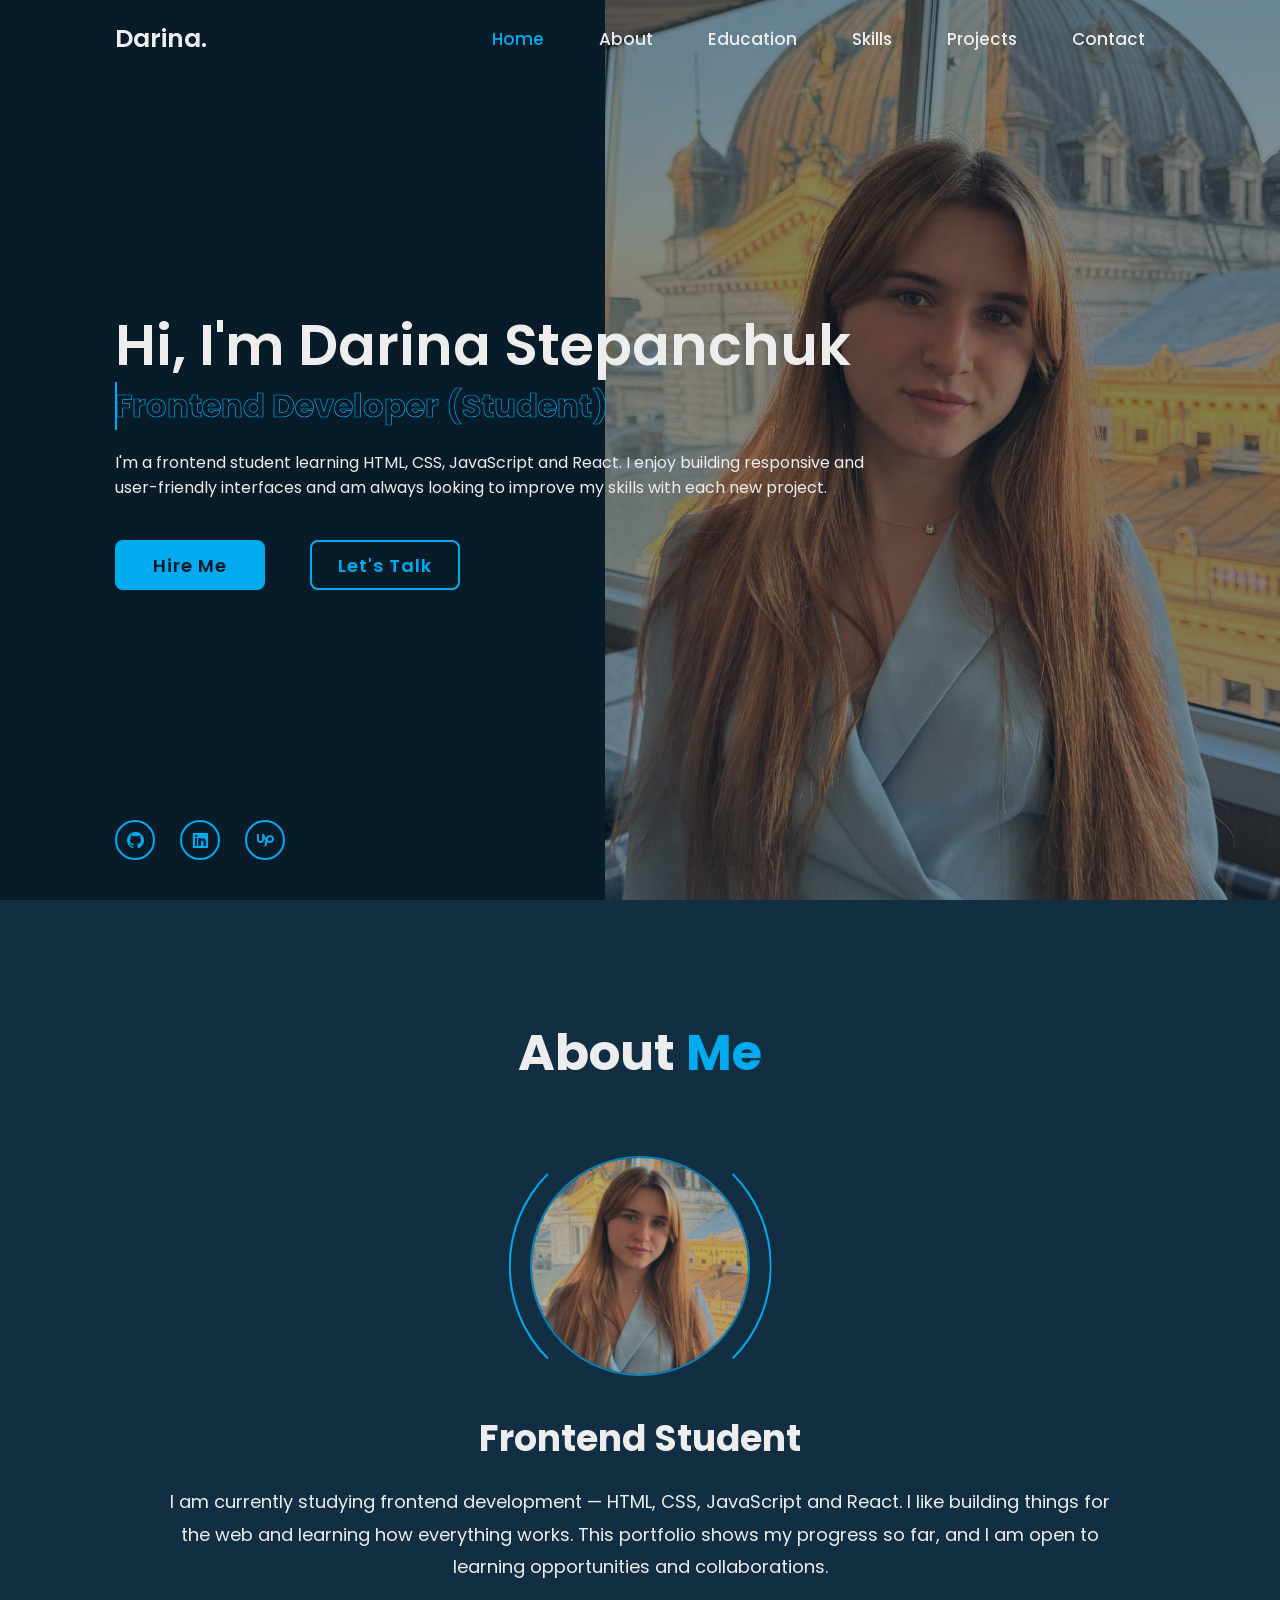
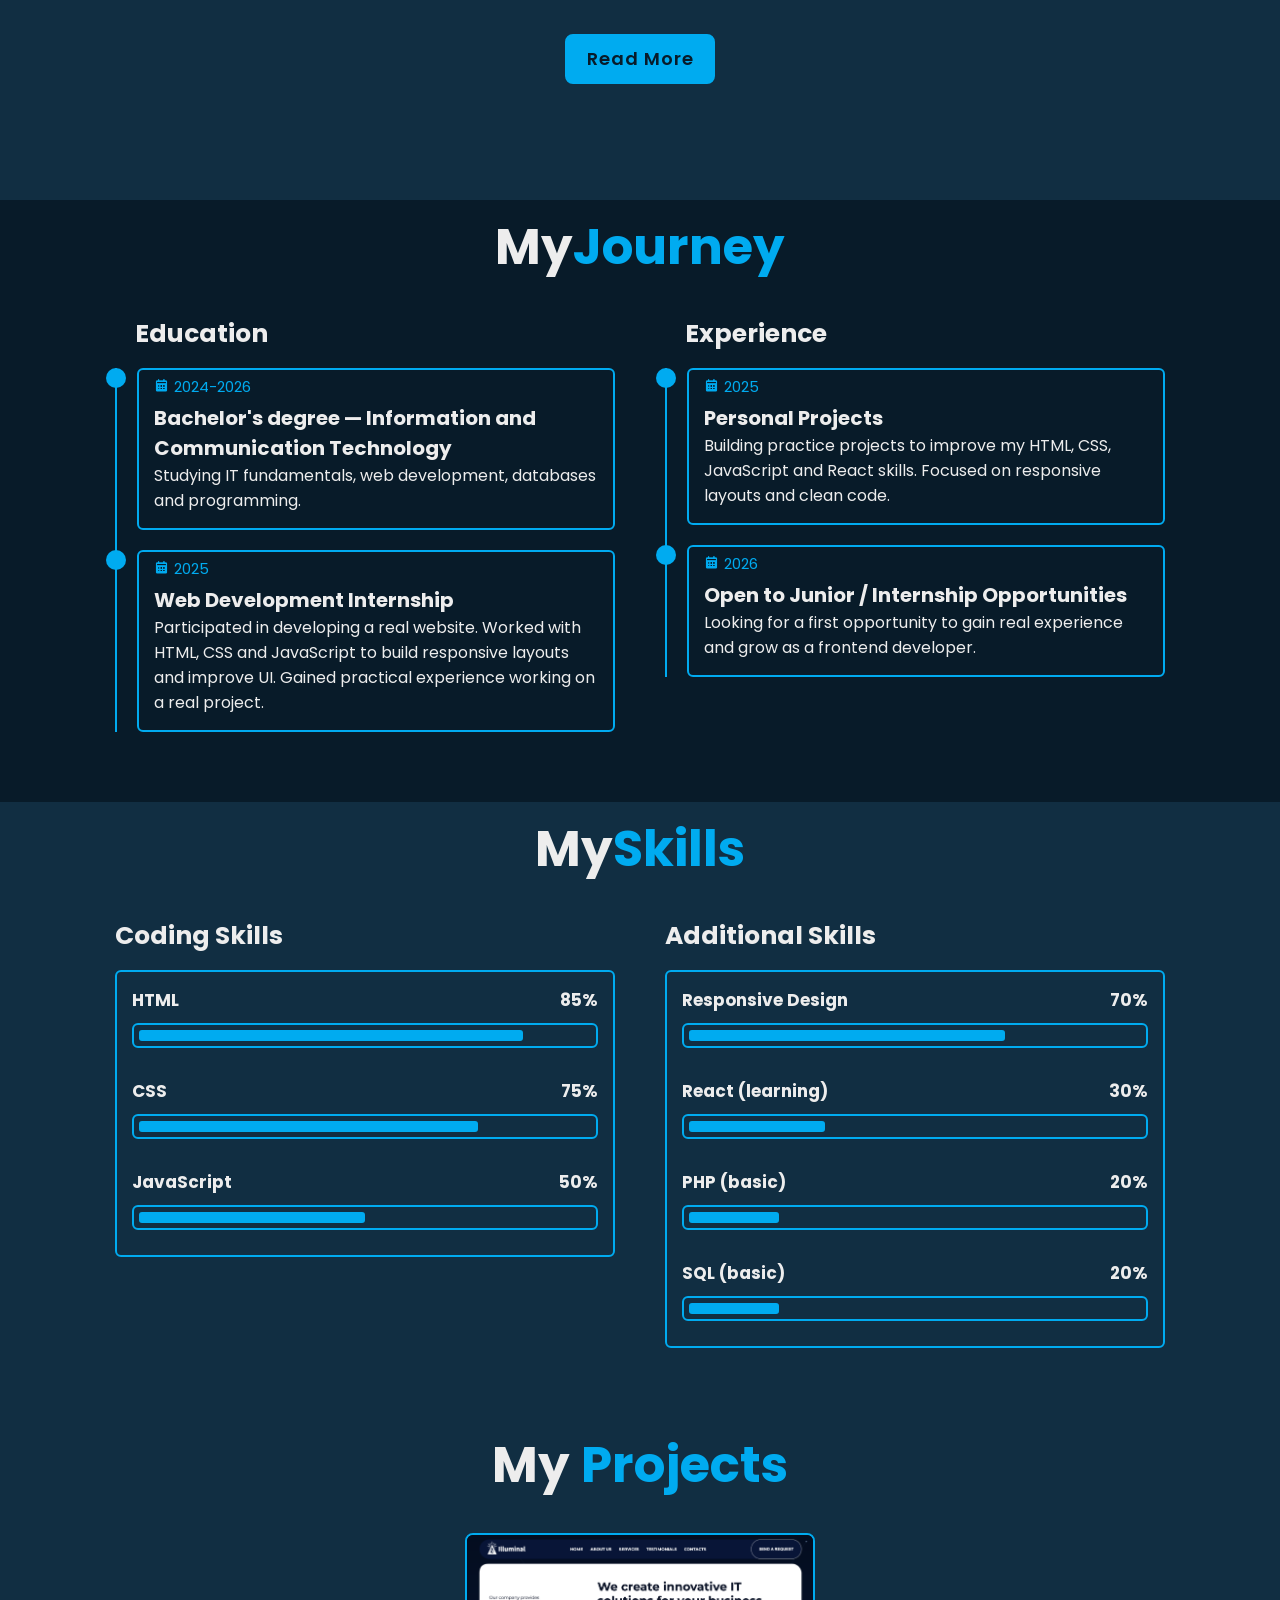
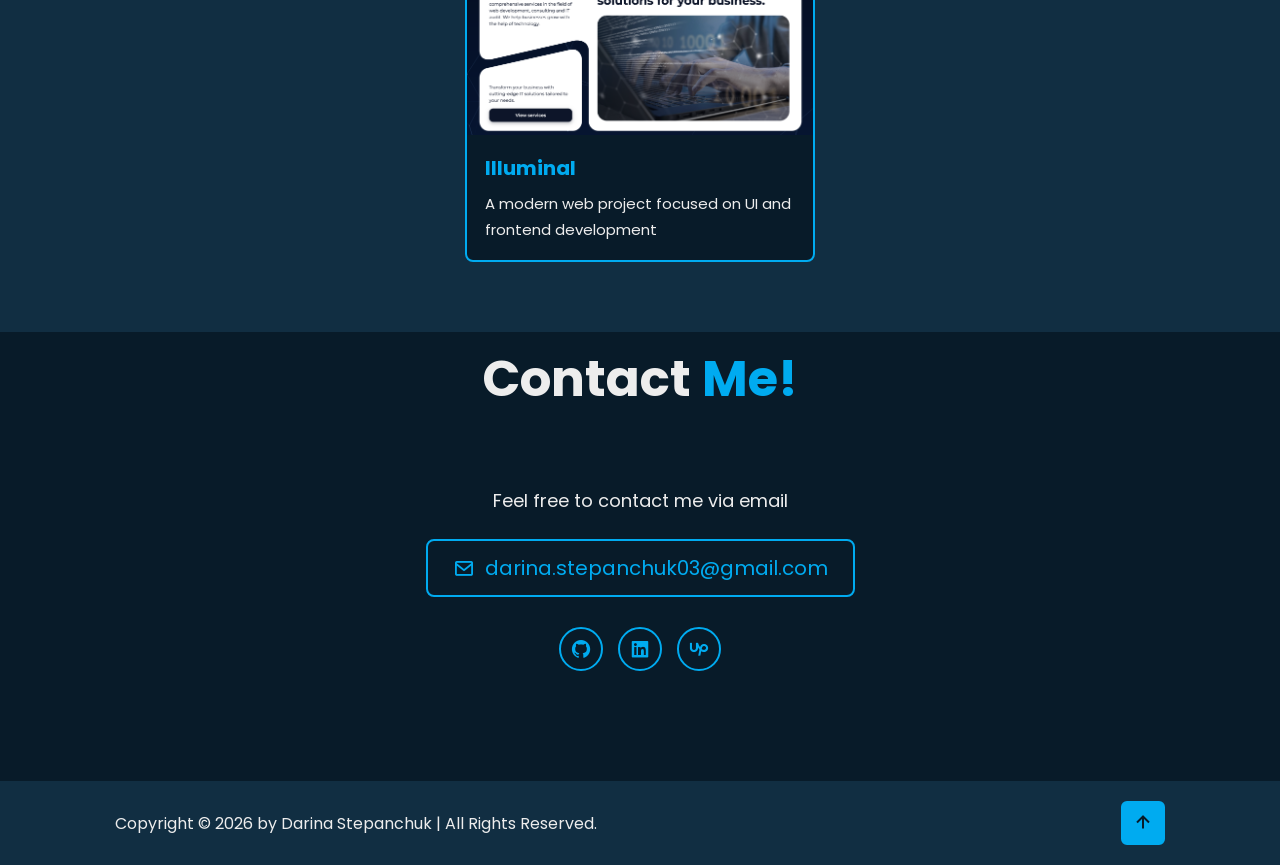
<file: index.html>
<!DOCTYPE html>
<html lang="en">
<head>
    <meta charset="UTF-8">
    <meta name="viewport" content="width=device-width, initial-scale=1.0">
    <title>Darina Stepanchuk | Portfolio</title>
    <link rel="stylesheet" href="style.css">
    <link rel="preconnect" href="https://fonts.googleapis.com">
<link rel="preconnect" href="https://fonts.gstatic.com" crossorigin>
<link href="https://fonts.googleapis.com/css2?family=Mulish:ital,wght@0,200..1000;1,200..1000&family=Poppins:ital,wght@0,100;0,200;0,300;0,400;0,500;0,600;0,700;0,800;0,900;1,100;1,200;1,300;1,400;1,500;1,600;1,700;1,800;1,900&display=swap" rel="stylesheet">
 <!-- box icons -->
<link href='https://unpkg.com/boxicons@2.1.4/css/boxicons.min.css' rel='stylesheet'>

</head>
<body>
 <header class="header">
    <a href="#" class="logo">Darina.<span class="animate" style="--i:1;"></span></a>
<div class="bx bx-menu" id="menu-icon"><span class="animate" style="--i:2;"></span></div>
    <nav class="navbar">
        <a href="#home" class="active">Home</a>
        <a href="#about">About</a>
        <a href="#education">Education</a>
        <a href="#skills">Skills</a>
        <a href="#projects">Projects</a>
        <a href="#contact">Contact</a>

        <span class="active-nav"></span>
        <span class="animate" style="--i:2;"></span>
    </nav>
 </header>  
<!-- Home section design -->
<main>
    <section class="home show-animate" id="home">
        <div class="home-content">
            <h1>Hi, I'm <span>Darina Stepanchuk</span><span class="animate" style="--i:2;"></span></h1>
            <div class="text-animate">
                <h3>Frontend Developer (Student)</h3>
                <span class="animate" style="--i:3;"></span>
            </div>
    <p>I'm a frontend student learning HTML, CSS, JavaScript and React.
       I enjoy building responsive and user-friendly interfaces
       and am always looking to improve my skills with each new project.
       <span class="animate" style="--i:4;"></span>
    </p>
    <div class="btn-box">
        <a href="#contact" class="btn">Hire Me</a>
        <a href="mailto:darina.stepanchuk03@gmail.com" class="btn">Let's Talk</a>
        <span class="animate" style="--i:5;"></span>
    </div>
    </div>
    <div class="home-sci">
    <a href="https://github.com/DarinaStepanchuk"><i class='bx bxl-github'></i></a>
    <a href="#"><i class='bx bxl-linkedin-square'></i></a>
    <a href="#"><i class='bx bxl-upwork' ></i></a>
    <span class="animate" style="--i:6;"></span>
    </div>
        <img src="./images/photo-new.png" alt="Darina Stepanchuk" class="home-imgHover"/>
        <span class="animate home-img" style="--i:7;"></span>
    </section>
    <!-- about section design  -->
    <section class="about" id="about">
        <h2 class="heading">About <span>Me</span></h2>
    <div class="about-img">
        <img src="images/photo-new.png" alt="Darina Stepanchuk">
        <span class="circle-spin"></span>
    </div>
    <div class="about-content">
        <h3>Frontend Student</h3>
        <p>
    I am currently studying frontend development — HTML, CSS, JavaScript and React.
    I like building things for the web and learning how everything works.
    This portfolio shows my progress so far,
    and I am open to learning opportunities and collaborations.
</p>
        <div class="about-extra" id="about-extra">
            <p>I work mainly with HTML, CSS and JavaScript, and I am starting to learn React.
            I enjoy making pages look good on all screen sizes using responsive design.</p>
            <p>My goal is to become a junior frontend developer, keep growing my skills,
            and eventually work on real projects in a team.</p>
        </div>
    <div class="btn-box btns">
        <a href="#" class="btn" id="read-more-btn">Read More</a>
    </div>

    </div>
    </section>

<!-- education section design -->
<section class="education" id="education">
<h2 class="heading">My<span>Journey</span></h2>
<div class="education-row">
<div class="education-column">
   <h3 class="title">Education</h3>

    <div class="education-box">
        <div class="education-content">
          <div class="content">
            <div class="year"><i class='bx bxs-calendar'></i>2024-2026</div>
             <h3>Bachelor's degree — Information and Communication Technology</h3>
             <p>Studying IT fundamentals, web development, databases and programming.</p>
        </div>
     </div>
    <div class="education-content">
      <div class="content">
        <div class="year"><i class='bx bxs-calendar'></i>2025</div>
            <h3>Web Development Internship</h3>
                 <p>Participated in developing a real website. Worked with HTML, CSS and JavaScript to build responsive layouts and improve UI. Gained practical experience working on a real project.</p>
              </div>
            </div>
        </div>
     </div>
     <div class="education-column">
        <h3 class="title">Experience</h3>
         <div class="education-box">
             <div class="education-content">
               <div class="content">
                 <div class="year"><i class='bx bxs-calendar'></i>2025</div>
                  <h3>Personal Projects</h3>
                  <p>Building practice projects to improve my HTML, CSS, JavaScript and React skills. Focused on responsive layouts and clean code.</p>
             </div>
          </div>
          <div class="education-content">
          <div class="content">
            <div class="year"><i class='bx bxs-calendar'></i>2026</div>
             <h3>Open to Junior / Internship Opportunities</h3>
             <p>Looking for a first opportunity to gain real experience and grow as a frontend developer.</p>
        </div>
     </div>
             </div>
        </div>
  </div>
</section>

<!-- skills section design -->
<section class="skills" id="skills">
    <h2 class="heading">My<span>Skills</span></h2>

    <div class="skills-row">
        <div class="skills-column">
            <h3 class="title">
                Coding Skills
            </h3>
            <div class="skills-box">
                <div class="skills-content">
                    <div class="progress">
                        <h3>HTML<span>85%</span></h3>
                        <div class="bar"><span></span></div>
                    </div>
                    <div class="progress">
                        <h3>CSS<span>75%</span></h3>
                        <div class="bar"><span></span></div>
                    </div>
                    <div class="progress">
                        <h3>JavaScript<span>50%</span></h3>
                        <div class="bar"><span></span></div>
                    </div>
                </div>
            </div>
        </div>
        <div class="skills-column">
            <h3 class="title">
                Additional Skills
            </h3>
            <div class="skills-box">
                <div class="skills-content">
                    <div class="progress">
                        <h3>Responsive Design<span>70%</span></h3>
                        <div class="bar"><span></span></div>
                    </div>
                    <div class="progress">
                        <h3>React (learning)<span>30%</span></h3>
                        <div class="bar"><span></span></div>
                    </div>
                    <div class="progress">
                        <h3>PHP (basic)<span>20%</span></h3>
                        <div class="bar"><span></span></div>
                    </div>
                    <div class="progress">
                        <h3>SQL (basic)<span>20%</span></h3>
                        <div class="bar"><span></span></div>
                    </div>
               </div>
        </div>
    </div>
</section>

<!-- projects section design -->
<section class="projects" id="projects">
    <h2 class="heading">My <span>Projects</span></h2>
    <div class="projects-grid">
        <div class="project-card">
            <a href="https://www.illuminalsoftware.com/" target="_blank" rel="noopener noreferrer" class="project-img-link">
                <div class="project-img">
                    <img src="images/illuminal-project.png" alt="Illuminal Project">
                    <div class="project-img-overlay"><i class='bx bx-link-external'></i></div>
                </div>
            </a>
            <div class="project-info">
                <h3>Illuminal</h3>
                <p>A modern web project focused on UI and frontend development</p>
            </div>
        </div>
    </div>
</section>

<!-- contact section design -->
<section class="contact" id="contact">
    <h2 class="heading">Contact <span>Me!</span></h2>
    <div class="contact-info">
        <p>Feel free to contact me via email</p>
        <a href="mailto:darina.stepanchuk03@gmail.com" class="contact-email">
            <i class='bx bx-envelope'></i> darina.stepanchuk03@gmail.com
        </a>
        <div class="contact-social">
            <a href="https://github.com/DarinaStepanchuk"><i class='bx bxl-github'></i></a>
            <a href="#"><i class='bx bxl-linkedin-square'></i></a>
            <a href="#"><i class='bx bxl-upwork'></i></a>
        </div>
    </div>
</section>

<!-- footer design -->
 <footer class="footer">
    <div class="footer-text">
        <p>Copyright &copy; 2026 by Darina Stepanchuk | All Rights Reserved.</p>
    </div>
    <div class="footer-iconTop"> 
        <a href="#"><i class='bx bx-up-arrow-alt'></i></a>
 </footer>
</main>

<script src="script.js"></script>
</body>
</html>
</file>
<file: style.css>
*{
    margin: 0;
    padding: 0;
    box-sizing: border-box;
    text-decoration: none;
    border:none;
    scroll-behavior: smooth;
    font-family: 'Poppins',sans-serif;
}
:root{
    --bg-color: #081b29;
    --second-bg-color: #112e42;
    --text-color: #ededed;
    --main-color: #00abf0;
}
html{
    font-size:62.5%;
    overflow-x:hidden;
}
body{
    background: var(--bg-color);
    color: var(--text-color)
}
.header {
    position: fixed; /* Фиксируем заголовок */
    top: 0;
    left: 0;
    width: 100%;
    padding: 2rem 9%;
    background: transparent; /* Прозрачный фон по умолчанию */
    display: flex;
    justify-content: space-between;
    align-items: center;
    z-index: 10;
    transition: .3s;
}

/* Псевдоэлемент, чтобы сохранить место для хедера */
.header::before {
    content: ''; /* Обязательно для создания псевдоэлемента */
    position: absolute;
    top: 0;
    left: 0;
    width: 100%;
    height: 100%;
    background: transparent; /* Невидимый слой */
    z-index: -1; /* Оставляем его под заголовком */
}

/* Sticky-эффект (при прокрутке меняем фон заголовка) */
.header.sticky {
    background: var(--bg-color);
}
.logo{
    position: relative;
    font-size: 2.5rem;
    color: var(--text-color);
    font-weight: 600;
}
.navbar {
    display: flex;
    gap: 2rem;
    position: relative;
    z-index: 100; /* Добавляем z-index для меню */
}
.navbar a{
    font-size:1.7rem;
    color: var(--text-color);
    font-weight: 500;
    margin-left: 3.5rem;
    transition: .3s;
    z-index: 101;
    position: relative;
}
.navbar a:hover, .navbar a.active {
    color: var(--main-color)
}
#menu-icon{
    position: relative;
    font-size: 3.6rem;
    color: var(--text-color);
    cursor: pointer;
    display: none;
}
section{
    min-height: 100vh;
    padding: 1rem 9% 2rem;
}
.home {
    display: flex;
    align-items: center;
    padding: 0 9%;
    position: relative; /* Для работы псевдоэлемента */
    z-index: 1; /* Устанавливаем текст поверх фона */
} 

.home-content{
    max-width: 75rem;
    z-index:99;
}
.home-content h1 {
    position: relative;
    display: inline-block;
    font-size: 5.6rem;
    font-weight: 600;
    line-height: 1.3;
}
.home-content h1 span{
    color:var(--text-color)
}
.home-content .text-animate{
    position: relative;
    width: max-content;
    max-width: 100%;
}
.home-content .text-animate h3{
    font-size: 3.2rem;
    font-weight: 700;
    white-space: nowrap;
    color: transparent;
    -webkit-text-stroke: .7px var(--main-color);
    background-image: linear-gradient(var(--main-color),var(--main-color));
    background-repeat: no-repeat;
    background-clip: text;
    background-position: left center;
    background-size: 0% 100%;

}
.home.show-animate .home-content .text-animate h3{
    animation: homeBgText 6s ease-in-out infinite;
    animation-delay: 2s;
}
.home-content .text-animate h3::before{
    content: '';
    position: absolute;
    top:0;
    left: 0;
    width: 0;
    height: 100%;
    border-right: 2px solid var(--main-color);
    z-index: -1;

}
.home.show-animate .home-content .text-animate h3::before{
    animation: homeCursorText 6s ease-in-out infinite;
    animation-delay: 2s;
}


.home-content p{
    position: relative;
    font-size: 1.6rem;
    margin: 2rem 0 4rem;
}
.btn-box{
    position: relative;
    display: flex;
    justify-content: space-between;
    width: 34.5rem;
    height: 5rem;
}
.btn-box .btn{
    position: relative;
    display: inline-flex;
    justify-content: center;
    align-items: center;
    width: 15rem;
    height: 100%;
    background: var(--main-color);
    border: .2rem solid var(--main-color);
    border-radius: .8rem;
    font-size: 1.8rem;
    font-weight: 600;
    letter-spacing: .1rem;
    color:var(--bg-color);
    z-index: 1;
    overflow: hidden;
    transition: .5s;
}
.btn-box .btn:hover{
    color: var(--main-color);
}

.btn-box .btn:nth-child(2){
    background: transparent;
    color: var(--main-color);
}
.btn-box .btn:nth-child(2):hover{
    color: var(--bg-color);
}
.btn-box .btn:nth-child(2)::before{
background: var(--main-color);
}
.btn-box .btn::before{
    content: '';
    position: absolute;
    top:0;
    left:0;
    width: 0%;
    height: 100%;
    background-color: var(--bg-color);
    z-index: -1;
    transition: .5s;
}
.btn-box .btn:hover::before{
    width: 100%;
}
.home-sci{
    position: absolute;
    bottom: 4rem;
    width: 170px;
    display: flex;
    justify-content: space-between;
}
.home-sci a{
    position: relative;
    display: inline-flex;
    justify-content: center;
    align-items: center;
    width: 40px;
    height: 40px;
    background: transparent;
    border: .2rem solid var(--main-color);
    border-radius: 50%;
    font-size: 20px;
    color: var(--main-color);
    z-index: 1;
    overflow: hidden;
    transition: .5s;
}
.home-sci a:hover{
    color:var(--bg-color)
}
.home-sci a::before{
    content: '';
    position: absolute;
    top:0;
    left: 0;
    width: 0;
    height: 100%;
    background: var(--main-color);
    z-index: -1;
    transition: .5s;
}
.home-sci a:hover::before{
    width: 100%;
}
.home-imgHover{
    position: absolute;
    top:0;
    right: 0;
    height: 100%;
    background: transparent;
    opacity: 0.5;
    transition: opacity 3s;
    z-index:-1 ;
}
.home-imgHover:hover{
    opacity: 0.1;
}
.about{
    display: flex;
    justify-content: center;
    align-items: center;
    flex-direction: column;
    gap: 2rem;
    background: var(--second-bg-color);
    padding-bottom: 6rem;
}
.heading{
    position: relative;
    font-size: 5rem;
    margin-bottom:3rem;
    text-align: center;
}
.about-img{
    position: relative;
    width: 25rem;
    height: 25rem;
    border-radius: 50%;
    display: flex;
    justify-content: center;
    align-items: center;
}
.about-img img{
    width: 88%;
    height: 88%;
    border-radius: 50%;
    border: .2rem solid var(--main-color);
    object-fit: cover;
    opacity: .7;
}
span{
    color:var(--main-color)
}
.about-img .circle-spin{
  position: absolute;
  top: 50%;
  left: 50%;
  transform: translate(-50%,-50%)rotate(0); 
  width: 105%;
  height: 105%;
  border-radius: 50%;
  border-top: .2rem solid var(--second-bg-color);
  border-bottom: .2rem solid var(--second-bg-color);
  border-left: .2rem solid var(--main-color);
  border-right: .2rem solid var(--main-color);  
  animation: aboutSpinner 8s linear infinite ;
}
.about-content{
    text-align: center;
}
.about-content h3{
    position: relative;
    display: inline-block;
    font-size: 3.6rem;
}
.about-content p{
    position: relative;
    padding-top: 2rem;
    font-size: 1.8rem;
    width: 90%;
    margin: 0 auto;
    line-height: 1.8;
    text-align: center;
}
.about-extra{
    display: none;
    width: 90%;
    margin: 1.5rem auto 0;
    text-align: center;
}
.about-extra.open{
    display: block;
}
.about-extra p{
    padding-top: 1.2rem;
    margin: 0 auto;
}
.btn-box.btns{
    top:5rem;
    display: inline-block;
    width: 15rem;
}
.btn-box.btns a::before{
    background:  var(--second-bg-color);
}
.education{
    display: flex;
    justify-content: center;
    align-items: center;
    flex-direction: column;
    min-height: auto;
    padding-bottom: 5rem;
}
.education .education-row{
    display: flex;
    flex-wrap: wrap;
    gap:5rem;
}
.education-row .education-column{
flex: 1 1 40rem;
}
.education-column .title{
    position: relative;
    display:inline-block;
    font-size: 2.5rem;
    margin: 0 0 1.5rem 2rem;
}
.education-column .education-box{
    position: relative;
    border-left: .2rem solid var(--main-color)
}
.education-box .education-content{
    position: relative;
    padding-left: 2rem;
}
.education-box .education-content::before{
    content: '';
    position: absolute;
    top: 0;
    left: -1.1rem;
    width: 2rem;
    height: 2rem;
    background: var(--main-color);
    border-radius: 50%;
}
.education-content .content{
    position: relative;
    padding: 1.5rem;
    border: .2rem solid var(--main-color);
    border-radius: .6rem;
    margin-bottom: 2rem;
    overflow: hidden;
}
.education-content .content::before{
content: '';
position: absolute;
top:0;
left:0;
width: 0;
height: 100%;
background: var(--second-bg-color);
z-index: -1;
transition: .5s;
}
.education-content .content:hover::before{
width: 100%;
}
.education-content .content .year{
    font-size: 1.5rem;
    color: var(--main-color);
    padding-bottom: .5rem;
}
.education-content .content .year i{
    padding-right: .5rem;
}
.education-content .content h3{
    font-size: 2rem;
}
.education-content.content h3{
    font-size: 2rem;
}
.education-content .content{
    font-size: 1.6rem;
    padding-top: .5rem;
}
.skills{
    min-height: auto;
    padding-bottom: 7rem;
    background: var(--second-bg-color);
}
.skills h2{
    display: inline-block;
    left: 50%;
    transform: translateX(-50%);
}
.skills .skills-row{
    display: flex;
    flex-wrap: wrap;
    gap:5rem;
}
.skills-row .skills-column{
    flex: 1 1 40rem;
}
.skills-column .title{
    position: relative;
    display: inline-block;
    font-size:2.5rem;
    margin: 0 0 1.5rem;
}

.skills-column .skills-box{
    position: relative;
}


.skills-box .skills-content{
    position: relative;
    border: .2rem solid var(--main-color);
    border-radius: .6rem;
    padding: .5rem 1.5rem;  
    z-index: 1;
    overflow: hidden;
}
.skills-box .skills-content::before{
    content: '';
    position: absolute;
    top:0;
    left:0;
    width: 0;
    height: 100%;
    background: var(--bg-color);
    z-index: -1;
    transition: .5s;
}
.skills-box .skills-content:hover::before{
    width: 100%;
}


.skills-content .progress{
    padding: 1rem 0;
}
.skills-content .progress h3{
    font-size: 1.7rem;
    display: flex;
    justify-content: space-between;
}
.skills-content .progress h3 span{
    color:var(--text-color)
}
.skills-content .progress .bar{
    height: 2.5rem;
    border-radius: .6rem;
    border: .2rem solid var(--main-color);
    padding: .5rem;
    margin: 1rem 0;
}
.skills-content .progress .bar span{
    display: block;
    height: 100%;
    border-radius: .3rem;
    background: var(--main-color);
}
.skills-column:nth-child(1) .skills-content .progress:nth-child(1) .bar span{
    width: 85%;
}
.skills-column:nth-child(1) .skills-content .progress:nth-child(2) .bar span{
    width: 75%;
}
.skills-column:nth-child(1) .skills-content .progress:nth-child(3) .bar span{
    width: 50%;
}
.skills-column:nth-child(2) .skills-content .progress:nth-child(1) .bar span{
    width: 70%;
}
.skills-column:nth-child(2) .skills-content .progress:nth-child(2) .bar span{
    width: 30%;
}
.skills-column:nth-child(2) .skills-content .progress:nth-child(3) .bar span{
    width: 20%;
}
.skills-column:nth-child(2) .skills-content .progress:nth-child(4) .bar span{
    width: 20%;
}
.contact{
    min-height: auto;
    padding-bottom: 7rem;
}
.contact h2{
    display: inline-block;
    left: 50%;
    transform: translateX(-50%);
}
.contact-info{
    text-align: center;
    padding: 4rem 0;
}
.contact-info p{
    font-size: 1.8rem;
    margin-bottom: 2.5rem;
    color: var(--text-color);
}
.contact-email{
    display: inline-flex;
    align-items: center;
    gap: 1rem;
    font-size: 2rem;
    color: var(--main-color);
    border: .2rem solid var(--main-color);
    padding: 1.2rem 2.5rem;
    border-radius: .8rem;
    transition: .3s;
}
.contact-social{
    display: flex;
    justify-content: center;
    gap: 1.5rem;
    margin-top: 3rem;
}
.contact-social a{
    position: relative;
    display: inline-flex;
    justify-content: center;
    align-items: center;
    width: 44px;
    height: 44px;
    background: transparent;
    border: .2rem solid var(--main-color);
    border-radius: 50%;
    font-size: 22px;
    color: var(--main-color);
    z-index: 1;
    overflow: hidden;
    transition: .3s;
}
.contact-social a::before{
    content: '';
    position: absolute;
    top: 0;
    left: 0;
    width: 0;
    height: 100%;
    background: var(--main-color);
    z-index: -1;
    transition: .3s;
}
.contact-social a:hover{
    color: var(--bg-color);
}
.contact-social a:hover::before{
    width: 100%;
}
.contact-email:hover{
    background: var(--main-color);
    color: var(--bg-color);
}
.contact-email i{
    font-size: 2.2rem;
}
.projects{
    min-height: auto;
    padding-bottom: 7rem;
    background: var(--second-bg-color);
}
.projects h2{
    display: inline-block;
    left: 50%;
    transform: translateX(-50%);
}
.projects-grid{
    display: flex;
    flex-wrap: wrap;
    gap: 3rem;
    justify-content: center;
}
.project-card{
    background: var(--bg-color);
    border: .2rem solid var(--main-color);
    border-radius: .8rem;
    overflow: hidden;
    width: 35rem;
    transition: transform .3s, box-shadow .3s;
}
.project-card:hover{
    transform: translateY(-6px);
    box-shadow: 0 1rem 2.5rem rgba(0,171,240,.15);
}
.project-img{
    position: relative;
    overflow: hidden;
    width: 100%;
    height: 20rem;
    background: var(--second-bg-color);
}
.project-img img{
    width: 100%;
    height: 100%;
    object-fit: cover;
    transition: transform .3s, filter .3s;
    display: block;
}
.project-img-overlay{
    position: absolute;
    inset: 0;
    background: rgba(0,171,240,.15);
    display: flex;
    align-items: center;
    justify-content: center;
    opacity: 0;
    transition: opacity .3s;
}
.project-img-overlay i{
    font-size: 3.5rem;
    color: #fff;
}
.project-img-link:hover .project-img img{
    transform: scale(1.06);
    filter: brightness(0.85);
}
.project-img-link:hover .project-img-overlay{
    opacity: 1;
}
.project-info{
    padding: 1.8rem;
}
.project-info h3{
    font-size: 2rem;
    color: var(--main-color);
    margin-bottom: .8rem;
}
.project-info p{
    font-size: 1.5rem;
    color: var(--text-color);
    line-height: 1.7;
}
.footer{
    display: flex;
    justify-content: space-between;
    align-items: center;
    flex-wrap: wrap;
    padding: 2rem 9%;
    background: var(--second-bg-color);
}
.footer-text,
.footer-iconTop{
    position: relative;
}
.footer-text p{
    font-size: 1.6rem;
}
.footer-iconTop a{
    position: relative;
    display: inline-flex;
    justify-content: center;
    align-items: center;
    padding: .8rem;
    background: var(--main-color);
    border: .2rem solid var(--main-color);
    border-radius: .6rem;
    z-index: 1;
    overflow: hidden;
}
.footer-iconTop a::before{
     content: '';
     position: absolute;
     top:0;
     left: 0;
     width: 0;
     height: 100%;
     background: var(--second-bg-color);
     z-index: -1;
     transition: .5s;
}
.footer-iconTop a:hover::before{
    width: 100%;
}
.footer-iconTop a i{
    font-size: 2.4rem;
    color: var(--bg-color);
    transition: .5s;
}
.footer-iconTop a:hover i{
    color: var(--main-color);
}
/* ANIMATION RELOAD AND SCROLL */
.animate{
    position: absolute;
    top:0;
    right: 0;
    width: 100%;
    height: 100%;
    background: var(--bg-color);
    z-index: 100;
    
}
.animate.home-img{
    width: 50%;
}
.logo .animate,
.navbar .animate,
#menu-n .animate,
.home.show-animate .animate{
   animation: showRight 1s ease forwards;
   transition-delay: calc(.3s * var(--i));
}

/* BREAKPOINTS */
@media(max-width:1200px){
    html{
        font-size: 55%;
    }
    .about-content p{
        font-size: 1.9rem;
    }
}

@media(max-width:991px){
    .header{
        padding: 2rem 4%;
    }
    section{
        padding: 10rem 4% 2rem;
    }
    .home{
        padding: 0 4%;
    }
    .footer{
        padding: 2rem 4%;
    }
    .about-content p{
        font-size: 1.8rem;
        padding-left: 2rem;
        width: 100%;
    }
    .home-content{
        max-width: 60rem;
    }
    .animate.home-img{
        width: 55%;
    }
}

@media(max-width:768px){
    .header{
        background: var(--bg-color);
    }
    #menu-icon{
        display: block;
    }
    .navbar{
        position: absolute;
        top: 100%;
        left: -100%;
        padding: 1rem 4%;
        display: flex;
        flex-direction: column;
        background: var(--main-color);
        width: 100%;
        box-shadow: 0 .5rem 1rem rgba(0,0,0,.2);
        z-index: 1;
        transition: .25s ease;
        transition-delay: .25s;
    }
    .navbar.active{
        left: 0;
        transition-delay: 0s;
    }
    .navbar .active-nav{
        position: absolute;
        top: 0;
        left: -100%;
        width: 100%;
        height: 100%;
        background: var(--bg-color);
        border-top: .1rem solid rgba(0,0,0,.2);
        z-index: -1;
        transition: .25s ease;
        transition-delay: 0s;
    }
    .navbar.active .active-nav{
        left: 0;
        transition-delay: .25s;
    }
    .navbar a{
        font-size: 2rem;
        padding: 1rem 0;
        margin-left: 0;
        transform: translateX(-20rem);
        transition: .25s ease;
        transition-delay: 0s;
    }
    .navbar.active a{
        transform: translateX(0);
        transition-delay: .25s;
    }
    .home{
        flex-direction: column;
        justify-content: center;
        padding-top: 8rem;
        min-height: 100vh;
    }
    .home-content{
        max-width: 100%;
        text-align: center;
    }
    .home-content .text-animate{
        width: 100%;
        text-align: left;
    }
    .home-imgHover{
        position: absolute;
        top: 0;
        right: 0;
        left: auto;
        height: 100%;
        opacity: .15;
        pointer-events: none;
    }
    .home-sci{
        position: relative;
        bottom: auto;
        margin: 3rem auto 0;
    }
    .btn-box{
        margin: 0 auto;
    }
    .about-content p{
        font-size: 1.7rem;
        padding-left: 0;
        width: 100%;
        text-align: center;
    }
    .home-content .text-animate h3{
        white-space: normal;
    }
    .project-card{
        width: 100%;
        max-width: 45rem;
    }
    .education-row{
        flex-direction: column;
    }
}

@media(max-width:520px){
    html{
        font-size: 52%;
    }
    .home-content h1{
        display: flex;
        flex-direction: column;
        font-size: 4.8rem;
    }
    .home-content p{
        font-size: 1.6rem;
    }
    .home-content .text-animate h3{
        font-size: 2.6rem;
        white-space: normal;
    }
    .btn-box{
        width: 100%;
        max-width: 34.5rem;
    }
    .home-sci{
        width: 160px;
    }
    .home-sci a{
        width: 38px;
        height: 38px;
    }
    .heading{
        font-size: 4.2rem;
    }
    .skills .skills-row{
        gap: 3rem;
    }
    .skills-content .progress h3{
        font-size: 1.6rem;
    }
    .education-content .content h3{
        font-size: 1.8rem;
    }
    .contact-email{
        font-size: 1.6rem;
        padding: 1rem 1.8rem;
    }
}

@media(max-width:420px){
    html{
        font-size: 50%;
    }
    .home-content h1{
        font-size: 4.2rem;
    }
    .home{
        justify-content: center;
    }
    .home-content{
        display: flex;
        align-items: center;
        flex-direction: column;
        text-align: center;
    }
    .home-content .text-animate{
        text-align: center;
    }
    .about-content p{
        font-size: 1.6rem;
        padding-left: 0;
    }
    .education{
        padding: 10rem 4% 5rem;
    }
    .footer{
        flex-direction: column-reverse;
        text-align: center;
        gap: 1.5rem;
    }
    .footer p{
        text-align: center;
    }
    .project-img{
        height: 16rem;
    }
}
/* KEYFRAMES ANIMATION */
 @keyframes homeBgText {
    0%,
    10%,
    100%{
        background-size: 0% 100%;
    }
    65%,
    85%{
        background-size: 100% 100%;
    }

}
@keyframes homeCursorText {
    0%,
    10%,
    100%{
       width: 0;
    }
    65%,
    78%,
    85%{
        width: 100%;
        opacity: 1;
    }

    75%,
    81%
    {
opacity: 0;
    }

}  
@keyframes aboutSpinner{
    100%{
        transform: translate(-50%, -50%) rotate(360deg);
    }
}
@keyframes showRight{
    100%{
        width: 0;
    }
}
</file>
